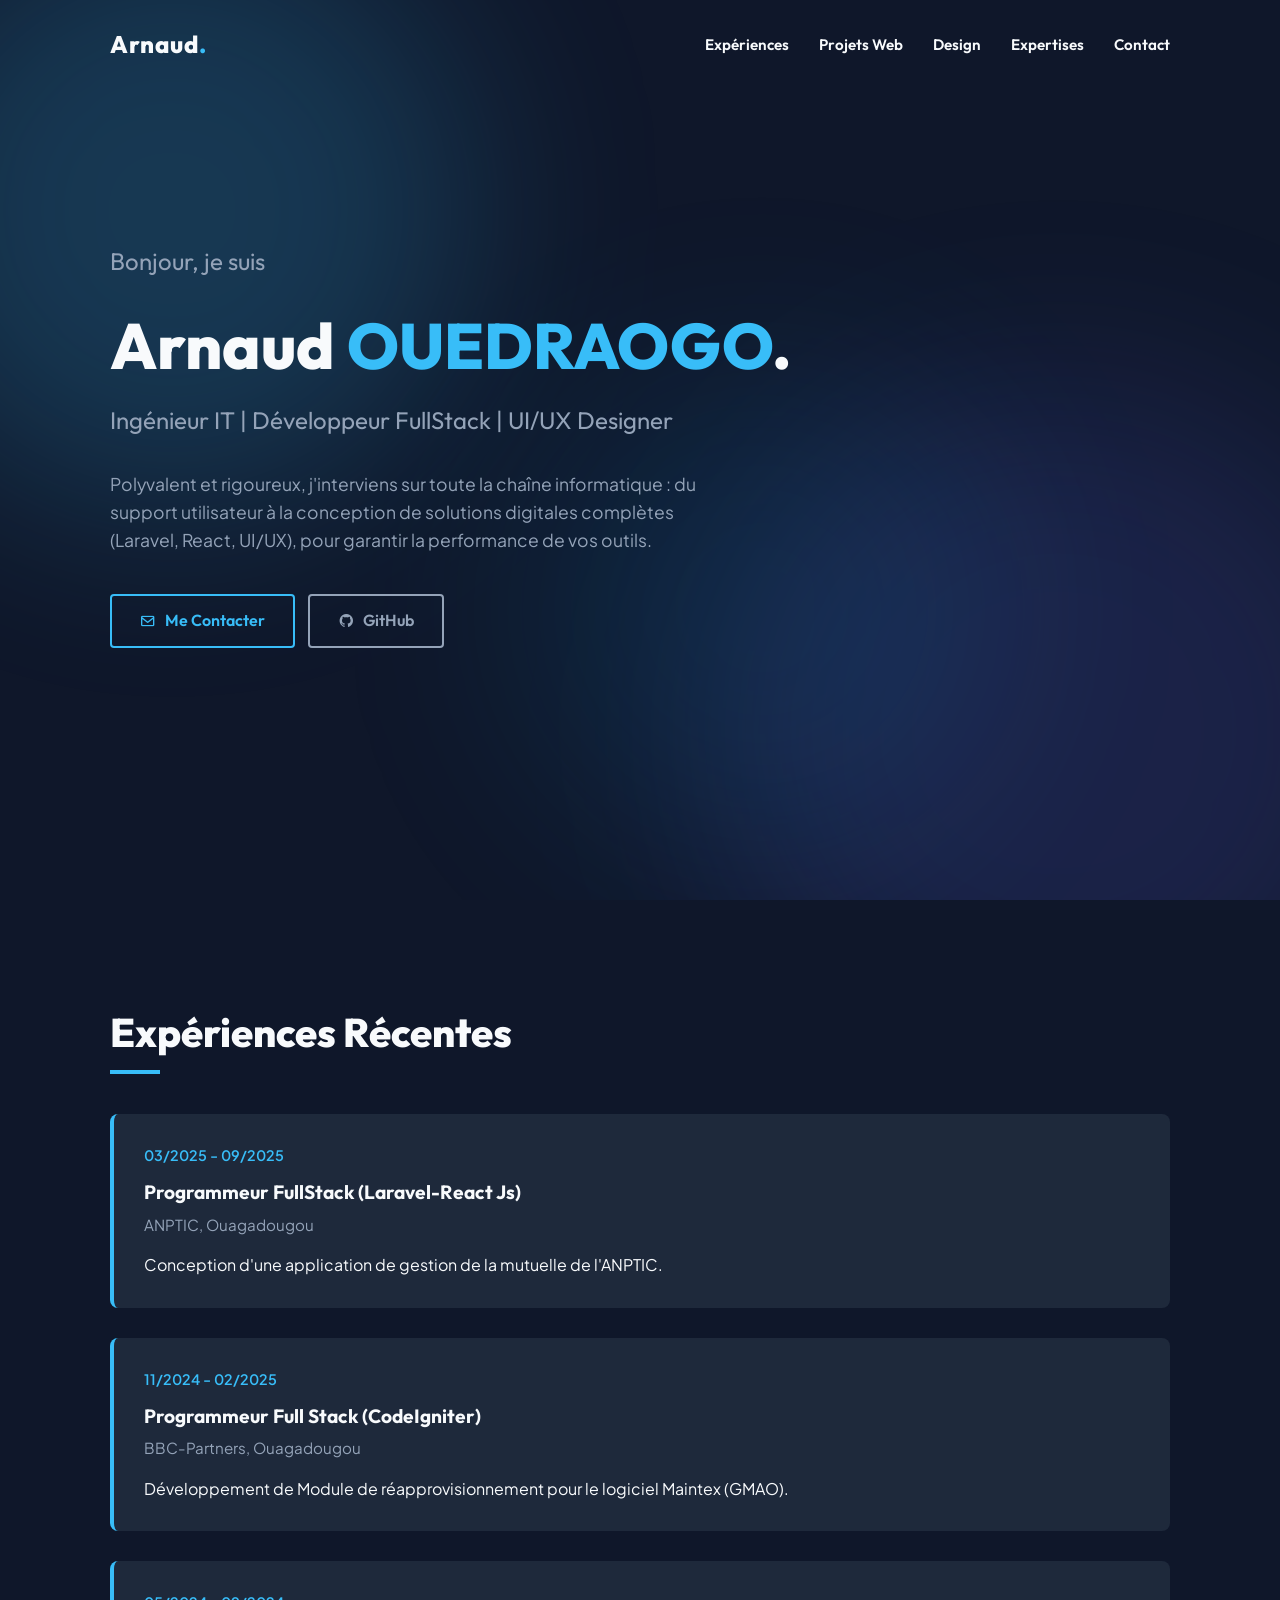
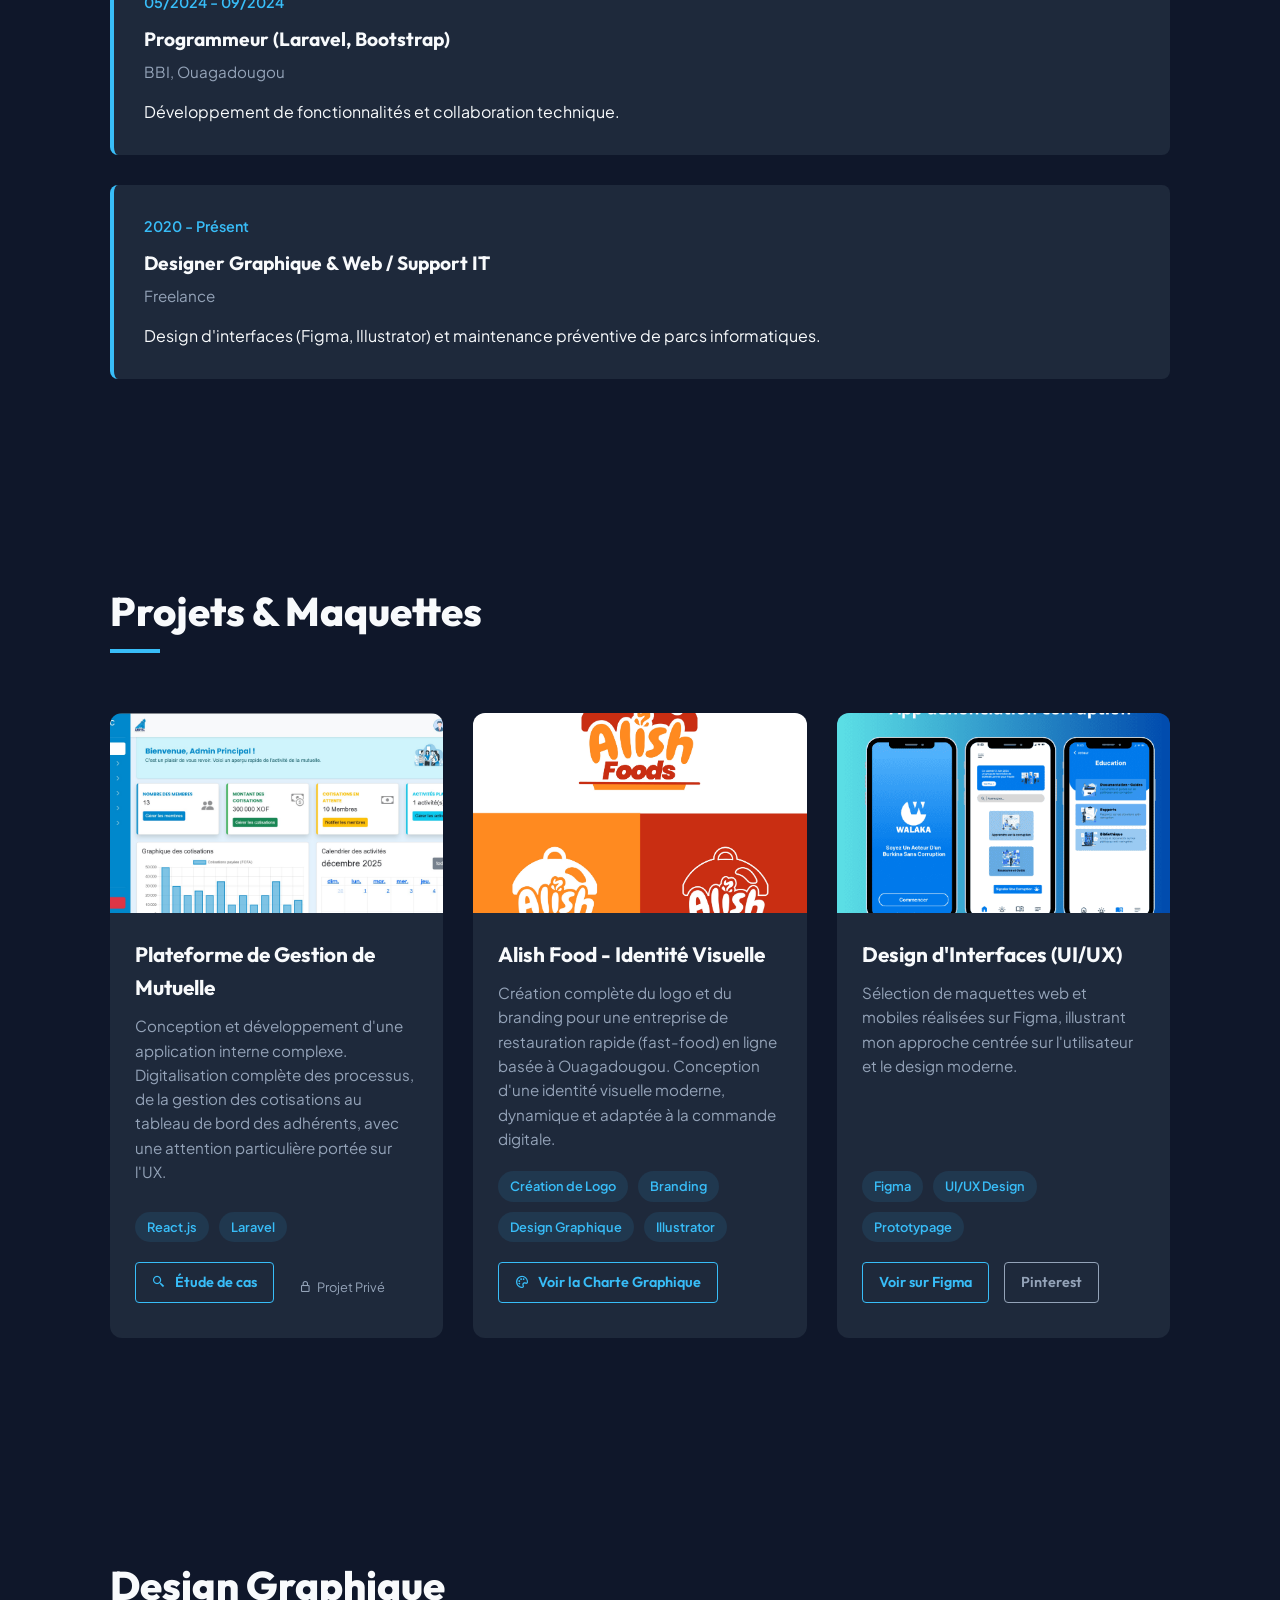
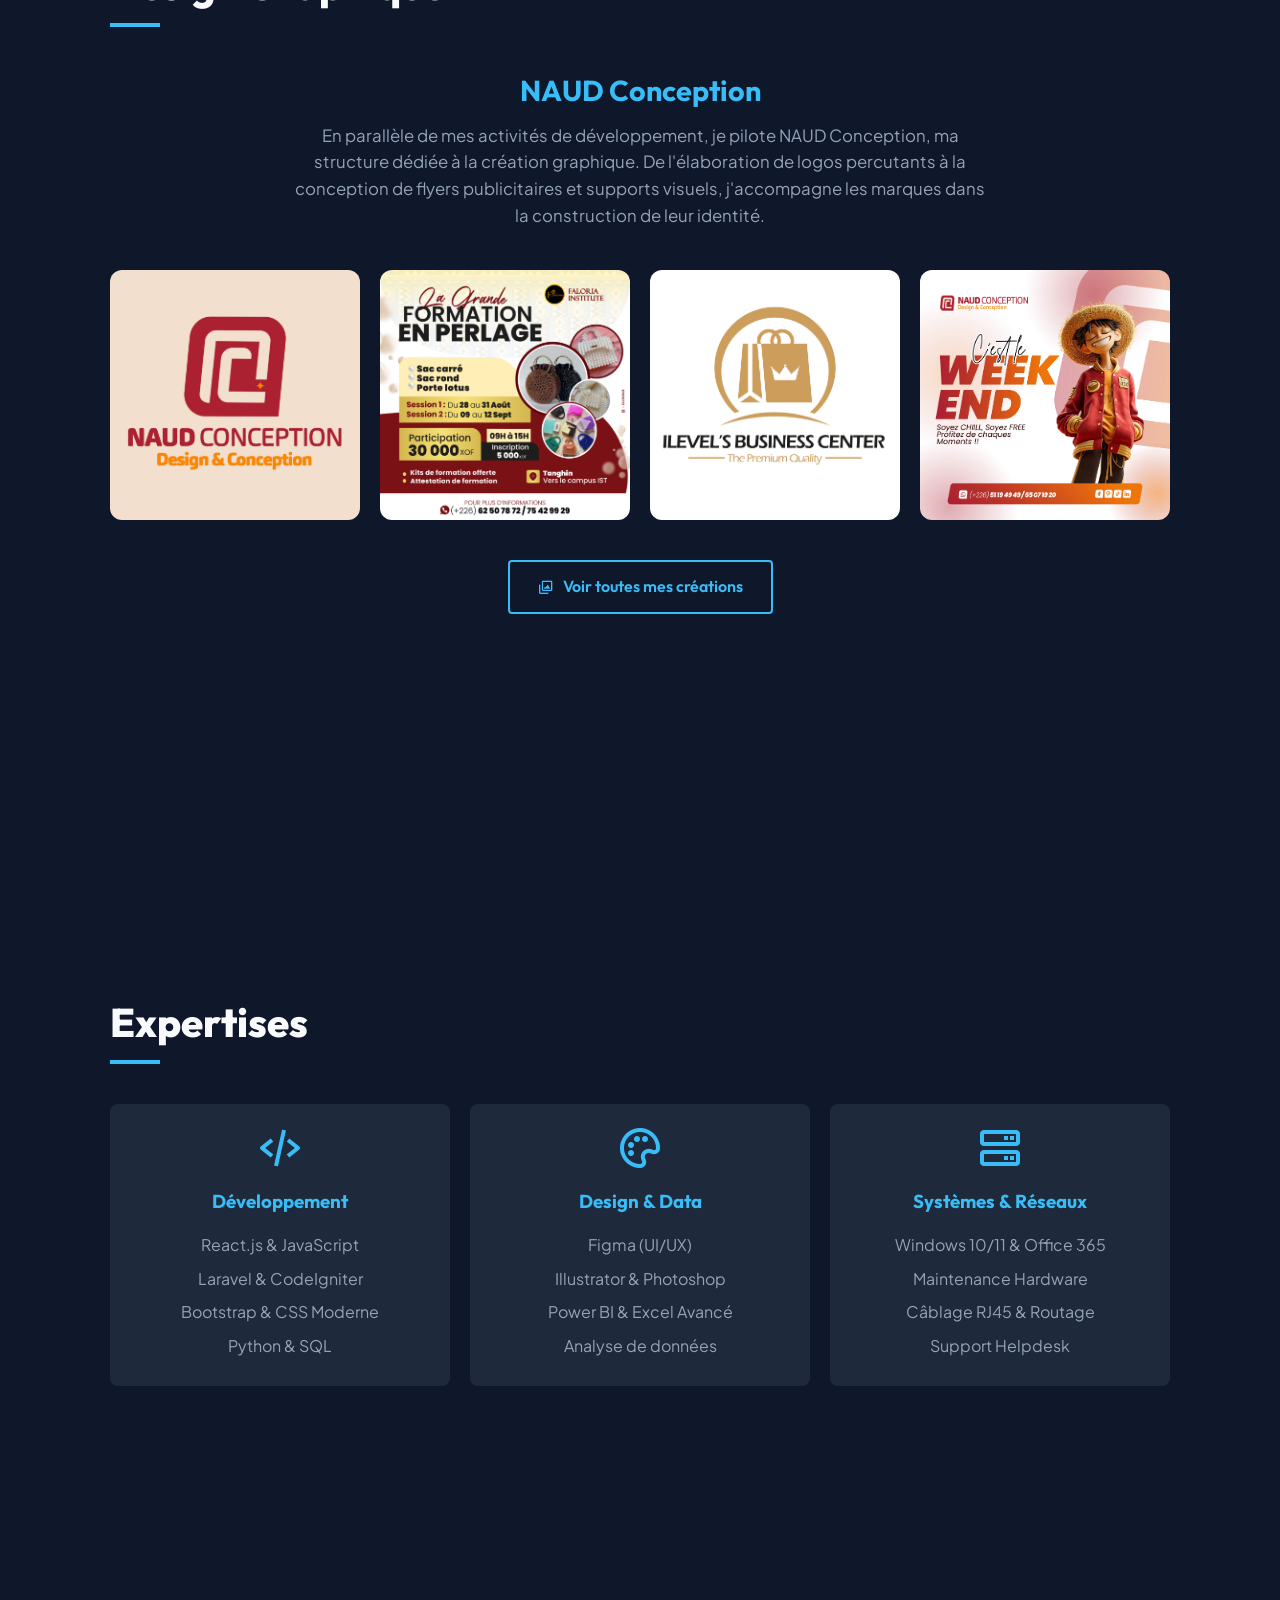
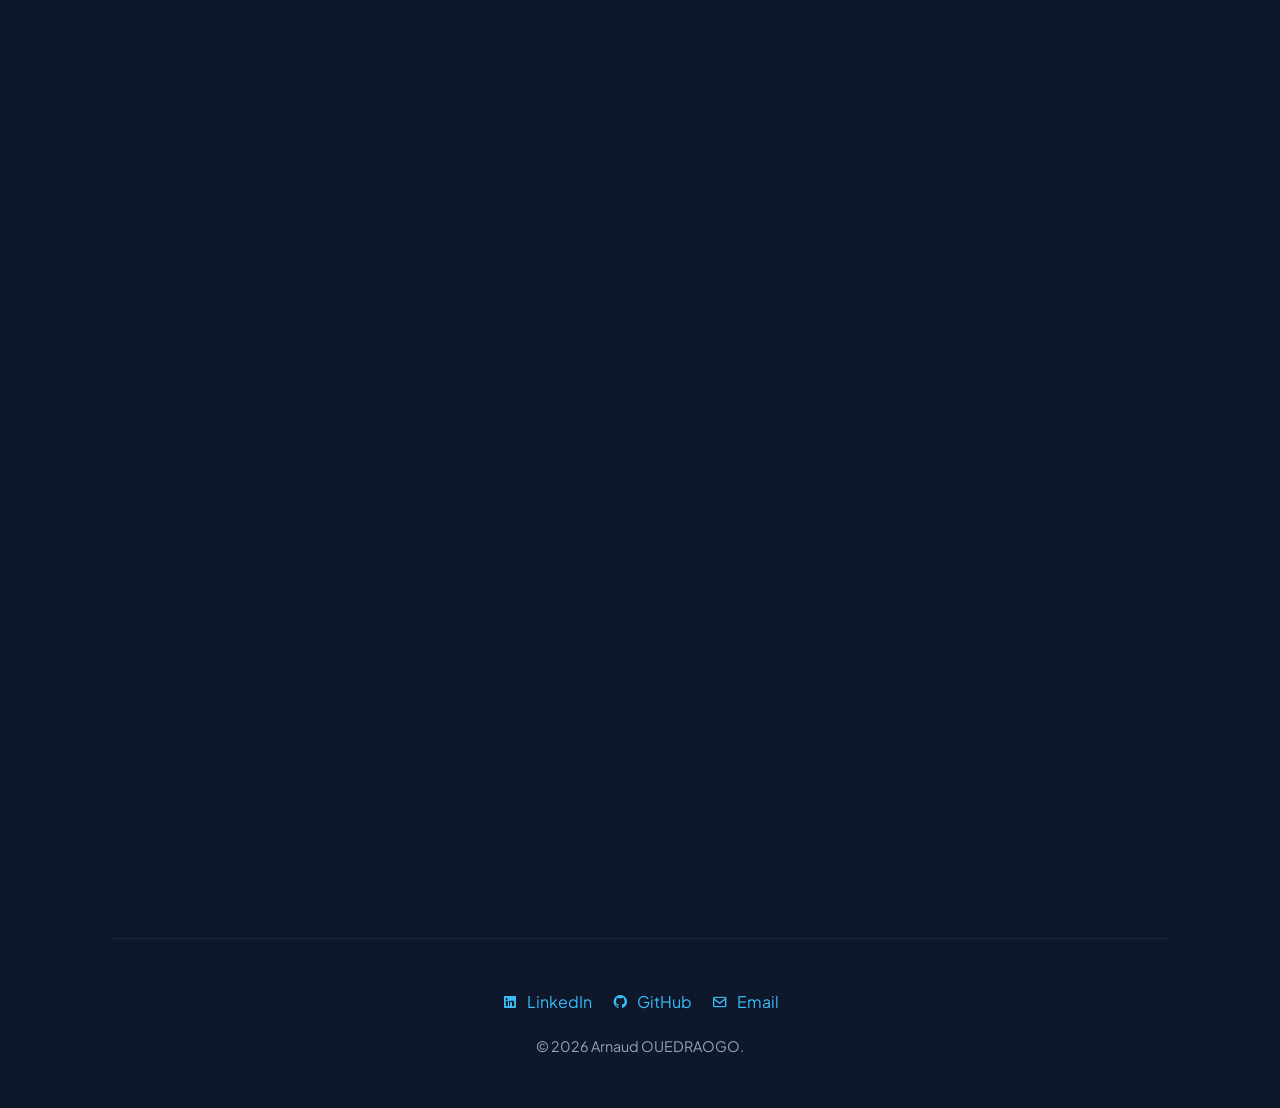
<file: index.html>
<!DOCTYPE html>
<html lang="fr">
<head>
    <meta charset="UTF-8">
    <meta name="viewport" content="width=device-width, initial-scale=1.0">
    <title>Arnaud OUEDRAOGO | Portfolio</title>
    <link href="https://fonts.googleapis.com/css2?family=Inter:wght@300;400;600;800&display=swap" rel="stylesheet">
    <link href='https://unpkg.com/boxicons@2.1.4/css/boxicons.min.css' rel='stylesheet'>
    <link rel="preconnect" href="https://fonts.googleapis.com">
    <link rel="preconnect" href="https://fonts.gstatic.com" crossorigin>
    <link href="https://fonts.googleapis.com/css2?family=Outfit:wght@400;700;800&family=Plus+Jakarta+Sans:wght@300;400;500;600&display=swap" rel="stylesheet">
    <style>
        /* --- CSS VARIABLES --- */
        :root {
            --bg-color: #0f172a;
            --text-main: #f8fafc;
            --text-muted: #94a3b8;
            --accent: #38bdf8;
            --card-bg: #1e293b;
            --transition: all 0.3s ease;

            --font-heading: 'Outfit', sans-serif;
            --font-body: 'Plus Jakarta Sans', sans-serif;
        }

        /* --- BASE STYLES --- */
        * {
            margin: 0;
            padding: 0;
            box-sizing: border-box;
            /* font-family: 'Inter', sans-serif; */
        }

        body {
            background-color: var(--bg-color);
            color: var(--text-main);
            line-height: 1.6;
            overflow-x: hidden; /* Empêche le scroll horizontal */
            width: 100vw;
            font-family: var(--font-body);
        }

        a {
            color: var(--accent);
            text-decoration: none;
            transition: var(--transition);
        }

        a:hover {
            opacity: 0.8;
        }
        
        h1, h2, h3, .logo, .btn, .nav-links a {
            font-family: var(--font-heading);
        }

        /* --- NAVIGATION & SMOOTH SCROLL --- */
        html {
            scroll-behavior: smooth;
        }

        header {
            position: fixed;
            top: 0;
            left: 0;
            width: 100%;
            background-color: transparent; /* Complètement transparent tout en haut */
            backdrop-filter: none; /* Pas de flou au départ */
            -webkit-backdrop-filter: none;
            z-index: 1000;
            transition: all 0.4s ease; /* Transition très douce pour l'apparition */
            border-bottom: 1px solid transparent;
            padding: 10px 0; /* Le menu est légèrement plus grand en haut... */
        }

        header.scrolled {
            background-color: rgba(15, 23, 42, 0.85); /* La couleur sombre apparaît au scroll */
            backdrop-filter: blur(15px); /* Le flou apparaît au scroll */
            -webkit-backdrop-filter: blur(15px);
            border-bottom: 1px solid var(--card-bg);
            box-shadow: 0 4px 20px rgba(0, 0, 0, 0.5);
            padding: 0; /* ...et reprend sa taille normale en descendant */
        }

        /* header {
            position: fixed;
            top: 0;
            left: 0;
            width: 100%;
            background-color: transparent;
            backdrop-filter: blur(10px);
            -webkit-backdrop-filter: blur(10px);
            z-index: 1000;
            transition: var(--transition);
            border-bottom: 1px solid transparent;
        }

        header.scrolled {
            border-bottom: 1px solid var(--card-bg);
            box-shadow: 0 4px 20px rgba(0, 0, 0, 0.5);
        } */

        /* --- BACKGROUND ORBS ANIMATION --- */
        .ambient-background {
            position: fixed;
            top: 0;
            left: 0;
            width: 100vw;
            height: 100vh;
            z-index: -1; /* Reste derrière tout le site */
            overflow: hidden;
            pointer-events: none; /* Empêche les orbes de bloquer les clics sur les boutons */
        }

        .orb-wrapper {
            position: absolute;
            transition: transform 0.3s ease-out; /* Pour le mouvement fluide de la souris */
        }

        .orb {
            border-radius: 50%;
            filter: blur(100px); /* Le secret de l'effet "Aurore" */
            opacity: 0.5; /* Légèrement transparent pour ne pas gêner la lecture */
            animation: floatOrb 20s infinite alternate ease-in-out;
        }

        /* Orbe 1 : Cyan (Ton accent) */
        .orb-w1 { top: -10%; left: -10%; }
        .orb-1 {
            width: 50vw;
            height: 50vw;
            max-width: 600px;
            max-height: 600px;
            background: rgba(56, 189, 248, 0.4); 
            animation-delay: 0s;
        }

        /* Orbe 2 : Violet / Indigo Tech */
        .orb-w2 { bottom: -20%; right: -10%; }
        .orb-2 {
            width: 60vw;
            height: 60vw;
            max-width: 700px;
            max-height: 700px;
            background: rgba(99, 102, 241, 0.3);
            animation-delay: -5s;
        }

        /* Orbe 3 : Bleu foncé */
        .orb-w3 { top: 40%; left: 40%; }
        .orb-3 {
            width: 40vw;
            height: 40vw;
            max-width: 500px;
            max-height: 500px;
            background: rgba(14, 165, 233, 0.2);
            animation-delay: -10s;
        }

        /* L'animation autonome de flottement */
        @keyframes floatOrb {
            0% { transform: translate(0, 0) scale(1); }
            33% { transform: translate(50px, -50px) scale(1.1); }
            66% { transform: translate(-30px, 30px) scale(0.9); }
            100% { transform: translate(0, 0) scale(1); }
        }

        .nav-container {
            max-width: 1100px;
            margin: 0 auto;
            padding: 15px 20px;
            display: flex;
            justify-content: space-between;
            align-items: center;
        }

        .logo {
            font-size: 1.5rem;
            font-weight: 800;
            color: var(--text-main);
            letter-spacing: 1px;
            z-index: 1002; /* Garde le logo au-dessus du menu mobile */
            position: relative;
        }

        .logo span {
            color: var(--accent);
        }

        .nav-links {
            display: flex;
            gap: 30px;
            list-style: none;
        }

        .nav-links a {
            color: var(--text-main);
            font-size: 0.95rem;
            font-weight: 600;
        }

        .nav-links a:hover {
            color: var(--accent);
        }

        .menu-toggle {
            display: none;
            font-size: 2rem;
            color: var(--text-main);
            cursor: pointer;
            z-index: 1002; /* Garde le burger au-dessus du menu mobile */
            position: relative;
        }

        /* --- LAYOUT & SECTIONS --- */
        .container {
            max-width: 1100px;
            margin: 0 auto;
            padding: 0 20px;
            overflow: hidden; /* Sécurité supplémentaire contre le dépassement */
        }

        section {
            padding: 100px 0;
            min-height: 100vh;
            display: flex;
            flex-direction: column;
            justify-content: center;
        }

        /* --- ICONS ALIGNMENT --- */
        .btn, .contact-item, .project-links a, .social-links a {
            display: inline-flex;
            align-items: center;
            gap: 9px;
            flex-wrap: wrap; /* Évite que les boutons ne cassent l'écran */
        }
        
        .skill-icon {
            font-size: 3rem;
            color: var(--accent);
            margin-bottom: 15px;
        }

        .section-title {
            font-size: 2.5rem;
            margin-bottom: 50px;
            font-weight: 800;
            position: relative;
            display: inline-block;
        }

        .section-title::after {
            content: '';
            position: absolute;
            left: 0;
            bottom: -10px;
            width: 50px;
            height: 4px;
            background-color: var(--accent);
        }

        /* --- HERO SECTION --- */
        #hero h1 {
            font-size: 4rem;
            font-weight: 800;
            line-height: 1.1;
            margin-bottom: 20px;
            word-wrap: break-word; /* Force le texte à la ligne si trop long */
        }

        #hero h1 span {
            color: var(--accent);
        }

        #hero h2 {
            font-size: 1.5rem;
            color: var(--text-muted);
            margin-bottom: 30px;
            font-weight: 400;
        }

        #hero p {
            max-width: 600px;
            color: var(--text-muted);
            margin-bottom: 40px;
            font-size: 1.1rem;
        }

        .btn {
            padding: 12px 28px;
            background-color: transparent;
            color: var(--accent);
            border: 2px solid var(--accent);
            border-radius: 4px;
            font-weight: 600;
            cursor: pointer;
            margin-bottom: 10px; /* Espace si les boutons s'empilent */
        }

        .btn:hover {
            background-color: var(--accent);
            color: var(--bg-color);
        }

        /* --- EXPERIENCE SECTION --- */
        .timeline {
            display: flex;
            flex-direction: column;
            gap: 30px;
        }

        .timeline-item {
            background-color: var(--card-bg);
            padding: 30px;
            border-radius: 8px;
            border-left: 4px solid var(--accent);
            transition: var(--transition);
        }

        .timeline-item:hover {
            transform: translateY(-5px);
            box-shadow: 0 10px 30px rgba(0,0,0,0.5);
        }

        .timeline-date {
            font-size: 0.9rem;
            color: var(--accent);
            margin-bottom: 10px;
            font-weight: 600;
        }

        .timeline-title {
            font-size: 1.2rem;
            margin-bottom: 5px;
        }

        .timeline-company {
            color: var(--text-muted);
            font-size: 0.95rem;
            margin-bottom: 15px;
        }

        /* --- SKILLS SECTION --- */
        .skills-grid {
            display: grid;
            grid-template-columns: repeat(auto-fit, minmax(250px, 1fr));
            gap: 20px;
        }

        .skill-card {
            background-color: var(--card-bg);
            padding: 20px;
            border-radius: 8px;
            text-align: center;
        }

        .skill-card h3 {
            margin-bottom: 15px;
            color: var(--accent);
        }

        .skill-list {
            list-style: none;
            color: var(--text-muted);
        }

        .skill-list li {
            margin-bottom: 8px;
        }

        /* --- PROJECTS SECTION --- */
        .projects-grid {
            display: grid;
            grid-template-columns: repeat(auto-fit, minmax(280px, 1fr));
            gap: 30px;
            margin-top: 20px;
        }

        .project-card {
            background-color: var(--card-bg);
            border-radius: 12px;
            overflow: hidden;
            transition: var(--transition);
            display: flex;
            flex-direction: column;
        }

        .project-card:hover {
            transform: translateY(-10px);
            box-shadow: 0 15px 30px rgba(0,0,0,0.6);
        }

        .project-image {
            height: 200px;
            background-color: #334155;
            display: flex;
            align-items: center;
            justify-content: center;
            color: var(--text-muted);
            font-weight: 600;
            background-size: cover;
            background-position: center;
        }

        .project-content {
            padding: 25px;
            flex-grow: 1;
            display: flex;
            flex-direction: column;
        }

        .project-content h3 {
            font-size: 1.3rem;
            margin-bottom: 10px;
            color: var(--text-main);
        }

        .project-content p {
            color: var(--text-muted);
            font-size: 0.95rem;
            margin-bottom: 20px;
            flex-grow: 1;
        }

        .project-tags {
            display: flex;
            flex-wrap: wrap;
            gap: 10px;
            margin-bottom: 20px;
        }

        .project-tags span {
            background-color: rgba(56, 189, 248, 0.1);
            color: var(--accent);
            padding: 5px 12px;
            border-radius: 20px;
            font-size: 0.8rem;
            font-weight: 600;
        }

        .project-links {
            display: flex;
            flex-wrap: wrap;
            gap: 15px;
        }

        .btn-small {
            padding: 8px 16px;
            font-size: 0.9rem;
            border-width: 1px;
        }

        /* --- CONTACT SECTION --- */
        .contact-container {
            display: grid;
            grid-template-columns: 1fr 1fr;
            gap: 50px;
            background-color: var(--card-bg);
            padding: 40px;
            border-radius: 12px;
        }

        .contact-info h3 {
            font-size: 1.5rem;
            margin-bottom: 20px;
            color: var(--text-main);
        }

        .contact-info p {
            color: var(--text-muted);
            margin-bottom: 30px;
        }

        .contact-details {
            display: flex;
            flex-direction: column;
            gap: 15px;
        }

        .contact-item {
            display: flex;
            align-items: center;
            gap: 15px;
            color: var(--text-muted);
            word-break: break-word;
        }

        .form-group {
            margin-bottom: 20px;
        }

        .form-group label {
            display: block;
            margin-bottom: 8px;
            color: var(--text-muted);
            font-size: 0.9rem;
        }

        .form-control {
            width: 100%;
            padding: 12px 15px;
            background-color: var(--bg-color);
            border: 1px solid #334155;
            border-radius: 6px;
            color: var(--text-main);
            transition: var(--transition);
            font-family: var(--font-body);
        }

        .form-control:focus {
            outline: none;
            border-color: var(--accent);
            box-shadow: 0 0 0 3px rgba(56, 189, 248, 0.2);
        }

        textarea.form-control {
            resize: vertical;
            min-height: 120px;
        }

        .btn-submit {
            width: 100%;
            text-align: center;
            background-color: var(--accent);
            color: var(--bg-color);
            border: none;
            font-size: 1rem;
            padding: 12px;
            cursor: pointer;
            border-radius: 4px;
            transition: var(--transition);
        }

        .btn-submit:hover {
            background-color: transparent;
            color: var(--accent);
            border: 2px solid var(--accent);
        }

        /* --- FOOTER --- */
        footer {
            padding: 50px 0;
            text-align: center;
            border-top: 1px solid var(--card-bg);
        }

        .social-links {
            display: flex;
            justify-content: center;
            flex-wrap: wrap;
            gap: 20px;
            margin-bottom: 20px;
        }

        /* --- ANIMATIONS (Scroll Reveal) --- */
        .reveal {
            opacity: 0;
            transform: translateY(30px);
            transition: all 0.8s ease-out;
        }

        .reveal.active {
            opacity: 1;
            transform: translateY(0);
        }

        /* --- GRAPHIC DESIGN SECTION (NAUD Conception) --- */
        .design-header {
            text-align: center;
            margin-bottom: 40px;
        }

        .design-header h3 {
            color: var(--accent);
            font-size: 1.8rem;
            margin-bottom: 10px;
        }

        .design-header p {
            color: var(--text-muted);
            max-width: 700px;
            margin: 0 auto;
            font-size: 1.05rem;
        }

        .design-grid {
            display: grid;
            grid-template-columns: repeat(auto-fit, minmax(250px, 1fr));
            gap: 20px;
        }

        .design-item {
            position: relative;
            border-radius: 12px;
            overflow: hidden;
            aspect-ratio: 1 / 1; /* Force un format parfaitement carré ! */
            background-color: var(--card-bg);
            cursor: pointer;
        }

        .design-item img {
            width: 100%;
            height: 100%;
            object-fit: cover; /* Permet à l'image de remplir le carré sans se déformer */
            transition: transform 0.5s ease;
        }

        .design-overlay {
            position: absolute;
            top: 0; left: 0; right: 0; bottom: 0;
            background: rgba(15, 23, 42, 0.85); /* Fond sombre semi-transparent */
            backdrop-filter: blur(4px);
            display: flex;
            flex-direction: column;
            justify-content: center;
            align-items: center;
            opacity: 0;
            transition: opacity 0.3s ease;
            padding: 20px;
            text-align: center;
        }

        .design-item:hover img {
            transform: scale(1.1); /* Effet de zoom fluide */
        }

        .design-item:hover .design-overlay {
            opacity: 1; /* Apparition du texte */
        }

        .design-overlay h4 {
            color: var(--text-main);
            font-size: 1.3rem;
            margin-bottom: 5px;
            font-family: var(--font-heading);
        }

        .design-overlay p {
            color: var(--accent);
            font-size: 0.9rem;
            font-weight: 600;
        }

        /* =========================================
           RESPONSIVE DESIGN (MOBILES & TABLETTES) 
           ========================================= */
        @media (max-width: 768px) {
            /* Typographie réduite pour éviter le scroll horizontal */
            #hero h1 { font-size: 2.5rem; }
            #hero h2 { font-size: 1.2rem; }
            #hero p { font-size: 1rem; }
            .section-title { font-size: 2rem; }
            
            section {
                padding: 80px 0 40px;
                min-height: auto;
            }

            .contact-container {
                grid-template-columns: 1fr;
                padding: 20px;
            }

            .timeline-item {
                padding: 20px;
            }

            /* --- MENU MOBILE (SIDE DRAWER) --- */
            .menu-toggle {
                display: block; 
            }

            .nav-links {
                position: fixed;
                top: 0;
                right: -100%; /* Caché hors écran */
                width: 250px;
                height: 100vh;
                background-color: rgba(30, 41, 59, 0.98);
                backdrop-filter: blur(15px);
                -webkit-backdrop-filter: blur(15px);
                flex-direction: column;
                justify-content: center;
                align-items: center;
                transition: right 0.4s cubic-bezier(0.77, 0.2, 0.05, 1.0);
                box-shadow: -10px 0 30px rgba(0, 0, 0, 0.8);
                z-index: 1001; /* Doit être sous le bouton burger (z-index 1002) */
                margin: 0;
                padding: 0;
            }

            .nav-links.active {
                right: 0; 
            }

            .nav-links li {
                margin: 20px 0;
            }

            .nav-links a {
                font-size: 1.3rem;
            }
        }
    </style>
</head>
<body>

    <div class="ambient-background">
        <div class="orb-wrapper orb-w1">
            <div class="orb orb-1"></div>
        </div>
        <div class="orb-wrapper orb-w2">
            <div class="orb orb-2"></div>
        </div>
        <div class="orb-wrapper orb-w3">
            <div class="orb orb-3"></div>
        </div>
    </div>

    <header id="header">
        <div class="nav-container">
            <a href="#hero" class="logo">Arnaud<span>.</span></a>
            
            <ul class="nav-links">
                <li><a href="#experience">Expériences</a></li>
                <li><a href="#projects">Projets Web</a></li>
                <li><a href="#graphic-design">Design</a></li> 
                <li><a href="#skills">Expertises</a></li>
                <li><a href="#contact">Contact</a></li>
            </ul>

            <div class="menu-toggle" id="mobile-menu">
                <i class='bx bx-menu'></i>
            </div>
        </div>
    </header>

    <div class="container">
        <section id="hero" class="reveal">
            <h2>Bonjour, je suis</h2>
            <h1>Arnaud <span>OUEDRAOGO</span>.</h1>
            <h2>Ingénieur IT | Développeur FullStack | UI/UX Designer</h2>
            <p>Polyvalent et rigoureux, j'interviens sur toute la chaîne informatique : du support utilisateur à la conception de solutions digitales complètes (Laravel, React, UI/UX), pour garantir la performance de vos outils.</p>
            <div>
                <a href="#contact" class="btn"><i class='bx bx-envelope'></i> Me Contacter</a>
                <a href="https://github.com/nauhah" target="_blank" class="btn" style="margin-left: 10px; border-color: var(--text-muted); color: var(--text-muted);">
                    <i class='bx bxl-github'></i> GitHub
                </a>
            </div>
        </section>

        <section id="experience" class="reveal">
            <h2 class="section-title">Expériences Récentes</h2>
            <div class="timeline">
                <div class="timeline-item reveal">
                    <div class="timeline-date">03/2025 - 09/2025</div>
                    <h3 class="timeline-title">Programmeur FullStack (Laravel-React Js)</h3>
                    <div class="timeline-company">ANPTIC, Ouagadougou</div>
                    <p>Conception d'une application de gestion de la mutuelle de l'ANPTIC.</p>
                </div>

                <div class="timeline-item reveal">
                    <div class="timeline-date">11/2024 - 02/2025</div>
                    <h3 class="timeline-title">Programmeur Full Stack (CodeIgniter)</h3>
                    <div class="timeline-company">BBC-Partners, Ouagadougou</div>
                    <p>Développement de Module de réapprovisionnement pour le logiciel Maintex (GMAO).</p>
                </div>

                <div class="timeline-item reveal">
                    <div class="timeline-date">05/2024 - 09/2024</div>
                    <h3 class="timeline-title">Programmeur (Laravel, Bootstrap)</h3>
                    <div class="timeline-company">BBI, Ouagadougou</div>
                    <p>Développement de fonctionnalités et collaboration technique.</p>
                </div>
                
                <div class="timeline-item reveal">
                    <div class="timeline-date">2020 - Présent</div>
                    <h3 class="timeline-title">Designer Graphique & Web / Support IT</h3>
                    <div class="timeline-company">Freelance</div>
                    <p>Design d'interfaces (Figma, Illustrator) et maintenance préventive de parcs informatiques.</p>
                </div>
            </div>
        </section>

        <section id="projects" class="reveal">
            <h2 class="section-title">Projets & Maquettes</h2>
            <div class="projects-grid">

                <div class="project-card reveal">
                    <div class="project-image" style="background-image: url('./assets/h.jpg');"></div>
                    <div class="project-content">
                        <h3>Plateforme de Gestion de Mutuelle</h3>
                        <p>Conception et développement d'une application interne complexe. Digitalisation complète des processus, de la gestion des cotisations au tableau de bord des adhérents, avec une attention particulière portée sur l'UX.</p>
                        <div class="project-tags">
                            <span>React.js</span>
                            <span>Laravel</span>
                        </div>
                        <div class="project-links">
                            <a href="#" class="btn btn-small"><i class='bx bx-search-alt-2'></i> Étude de cas</a>
                            <span style="font-size: 0.8rem; color: var(--text-muted); display: flex; align-items: center; margin-left: 10px;">
                                <i class='bx bx-lock-alt' style="margin-right: 5px;"></i> Projet Privé
                            </span>
                        </div>
                    </div>
                </div>

                <div class="project-card reveal">
                    <div class="project-image" style="background-image: url('./assets/Alish.jpg');"></div>
                    <div class="project-content">
                        <h3>Alish Food - Identité Visuelle</h3>
                        <p>Création complète du logo et du branding pour une entreprise de restauration rapide (fast-food) en ligne basée à Ouagadougou. Conception d'une identité visuelle moderne, dynamique et adaptée à la commande digitale.</p>
                        <div class="project-tags">
                            <span>Création de Logo</span>
                            <span>Branding</span>
                            <span>Design Graphique</span>
                            <span>Illustrator</span>
                        </div>
                        <div class="project-links">
                            <a href="./assets/Alish.jpg" class="btn btn-small"><i class='bx bx-palette'></i> Voir la Charte Graphique</a>
                        </div>
                    </div>
                </div>

                <div class="project-card reveal">
                    <div class="project-image" style="background-image: url('./assets/1.png');"></div>
                    <div class="project-content">
                        <h3>Design d'Interfaces (UI/UX)</h3>
                        <p>Sélection de maquettes web et mobiles réalisées sur Figma, illustrant mon approche centrée sur l'utilisateur et le design moderne.</p>
                        <div class="project-tags">
                            <span>Figma</span>
                            <span>UI/UX Design</span>
                            <span>Prototypage</span>
                        </div>
                        <div class="project-links">
                            <a href="https://www.figma.com/design/ygji7sSsJYiWOhnUoR89D9/Anti-corruption-App?m=auto&t=owJWenIJ2Zeun2Gu-6" class="btn btn-small">Voir sur Figma</a>
                            <a href="https://pin.it/5WZ0Vk1uj" class="btn btn-small" style="border-color: var(--text-muted); color: var(--text-muted);">Pinterest</a>
                        </div>
                    </div>
                </div>

            </div>
        </section>

            <section id="graphic-design" class="reveal">
            <h2 class="section-title">Design Graphique</h2>
            
            <div class="design-header reveal">
                <h3>NAUD Conception</h3>
                <p>En parallèle de mes activités de développement, je pilote NAUD Conception, ma structure dédiée à la création graphique. De l'élaboration de logos percutants à la conception de flyers publicitaires et supports visuels, j'accompagne les marques dans la construction de leur identité.</p>
            </div>

            <div class="design-grid">
                
                <div class="design-item reveal">
                    <img src="./assets/NaudConception2.jpg" alt="Logo NAUD Conception">
                    <div class="design-overlay">
                        <h4>NAUD Conception</h4>
                        <p>Identité Visuelle Officielle</p>
                    </div>
                </div>

                <div class="design-item reveal">
                    <img src="./assets/perllage_fal33.jpg" alt="Flyer Publicitaire">
                    <div class="design-overlay">
                        <h4>Affiche Publicitaire</h4>
                        <p>Design de Flyer</p>
                    </div>
                </div>

                <div class="design-item reveal">
                    <img src="./assets/logo_ILBC.jpg" alt="Logo Client">
                    <div class="design-overlay">
                        <h4>Projet Branding</h4>
                        <p>Création de Logo</p>
                    </div>
                </div>

                <div class="design-item reveal">
                    <img src="./assets/Naud_WEEK.jpg" alt="Réseaux Sociaux">
                    <div class="design-overlay">
                        <h4>Réseaux Sociaux</h4>
                        <p>Visuel Promotionnel</p>
                    </div>
                </div>

            </div>
            
            <div class="reveal" style="text-align: center; margin-top: 40px;">
                <a href="https://drive.google.com/drive/u/2/folders/1s-h-1ZfGOaL0-JCtciGEGVBbSEULwN-r/" class="btn"><i class='bx bx-images'></i> Voir toutes mes créations</a>
            </div>
        </section>

        <section id="skills" class="reveal">
            <h2 class="section-title">Expertises</h2>
            <div class="skills-grid">
                <div class="skill-card reveal">
                    <i class='bx bx-code-alt skill-icon'></i>
                    <h3>Développement</h3>
                    <ul class="skill-list">
                        <li>React.js & JavaScript</li>
                        <li>Laravel & CodeIgniter</li>
                        <li>Bootstrap & CSS Moderne</li>
                        <li>Python & SQL</li>
                    </ul>
                </div>
                <div class="skill-card reveal">
                    <i class='bx bx-palette skill-icon'></i>
                    <h3>Design & Data</h3>
                    <ul class="skill-list">
                        <li>Figma (UI/UX)</li>
                        <li>Illustrator & Photoshop</li>
                        <li>Power BI & Excel Avancé</li>
                        <li>Analyse de données</li>
                    </ul>
                </div>
                <div class="skill-card reveal">
                    <i class='bx bx-server skill-icon'></i>
                    <h3>Systèmes & Réseaux</h3>
                    <ul class="skill-list">
                        <li>Windows 10/11 & Office 365</li>
                        <li>Maintenance Hardware</li>
                        <li>Câblage RJ45 & Routage</li>
                        <li>Support Helpdesk</li>
                    </ul>
                </div>
            </div>
        </section>

     

        <section id="contact" class="reveal">
            <h2 class="section-title">Me Contacter</h2>
            
            <div class="contact-container">
                <div class="contact-info">
                    <h3>Travaillons ensemble</h3>
                    <p>Que ce soit pour une opportunité au sein de votre équipe, un projet freelance en conception d'interface ou en développement web, n'hésitez pas à m'écrire. Je réponds généralement sous 24 heures.</p>
                    
                    <div class="contact-details">
                        <div class="contact-item">
                            <i class='bx bx-envelope' style="font-size: 1.5rem; color: var(--accent);"></i>
                            <div>
                                <strong>Email :</strong><br> waoued24@gmail.com
                            </div>
                        </div>
                        <div class="contact-item">
                            <i class='bx bx-phone' style="font-size: 1.5rem; color: var(--accent);"></i>
                            <div>
                                <strong>Téléphone :</strong><br> +226 51 19 49 49
                            </div>
                        </div>
                        <div class="contact-item">
                            <i class='bx bx-map' style="font-size: 1.5rem; color: var(--accent);"></i>
                            <div>
                                <strong>Localisation :</strong><br> Tanghin, Ouagadougou
                            </div>
                        </div>
                    </div>
                </div>

                <form action="https://api.web3forms.com/submit" method="POST" class="contact-form">
                    
                    <input type="hidden" name="access_key" value="9bb7fbf1-da05-4c28-9d62-645f420c6503">
                    
                    <div class="form-group">
                        <label for="name">Nom complet</label>
                        <input type="text" id="name" name="name" class="form-control" required placeholder="Ex: Gon Freecs">
                    </div>
                    
                    <div class="form-group">
                        <label for="email">Adresse Email</label>
                        <input type="email" id="email" name="email" class="form-control" required placeholder="Ex: gon@email.com">
                    </div>
                    
                    <div class="form-group">
                        <label for="message">Votre Message</label>
                        <textarea id="message" name="message" class="form-control" required placeholder="Bonjour Arnaud, je vous contacte pour..."></textarea>
                    </div>
                    
                    <input type="hidden" name="redirect" value="https://arnaud-ouedraogo.vercel.app/">
                    
                    <input type="checkbox" name="botcheck" class="hidden" style="display: none;">
                    
                    <button type="submit" class="btn btn-submit">Envoyer le message</button>
                </form>
            </div>
        </section>

       

        <footer>
            <div class="social-links">
                <a href="https://www.linkedin.com/in/arnaud-ouedraogo-17aa90238/" target="_blank">
                    <i class='bx bxl-linkedin-square'></i> LinkedIn
                </a>
                <a href="https://github.com/nauhah" target="_blank">
                    <i class='bx bxl-github'></i> GitHub
                </a>
                <a href="mailto:waoued24@gmail.com">
                    <i class='bx bx-envelope'></i> Email
                </a>
            </div>
            <p style="color: var(--text-muted); font-size: 0.9rem;">© 2026 Arnaud OUEDRAOGO.</p>
        </footer>
    </div>

    <script>
        document.addEventListener('DOMContentLoaded', () => {
            const reveals = document.querySelectorAll('.reveal');

            const revealOptions = {
                threshold: 0.15,
                rootMargin: "0px 0px -50px 0px"
            };

            // Gestion du Menu Mobile
            const mobileMenuBtn = document.getElementById('mobile-menu');
            const navLinks = document.querySelector('.nav-links');
            const mobileIcon = mobileMenuBtn.querySelector('i');

            // Ouvrir/Fermer le menu au clic sur l'icône
            mobileMenuBtn.addEventListener('click', () => {
                navLinks.classList.toggle('active');
                
                // Animation de l'icône (Menu <-> Croix)
                if (navLinks.classList.contains('active')) {
                    mobileIcon.classList.replace('bx-menu', 'bx-x');
                } else {
                    mobileIcon.classList.replace('bx-x', 'bx-menu');
                }
            });

            // --- ANIMATION BACKGROUND (PARALLAXE SOURIS) ---
            const wrappers = document.querySelectorAll('.orb-wrapper');
            
            // Ne s'active que sur les écrans d'ordinateur (pas de souris sur mobile)
            if (window.innerWidth > 768) {
                window.addEventListener('mousemove', (e) => {
                    const mouseX = e.clientX / window.innerWidth - 0.5;
                    const mouseY = e.clientY / window.innerHeight - 0.5;

                    wrappers.forEach((wrapper, index) => {
                        // Chaque orbe bouge à une vitesse différente pour l'effet 3D
                        const speed = (index + 1) * 30; 
                        const x = mouseX * speed;
                        const y = mouseY * speed;
                        
                        // Mouvement inversé par rapport à la souris
                        wrapper.style.transform = `translate(${-x}px, ${-y}px)`;
                    });
                });
            }

            // Fermer automatiquement le menu quand on clique sur un lien (très important pour le UX)
            const navItems = document.querySelectorAll('.nav-links a');
            navItems.forEach(item => {
                item.addEventListener('click', () => {
                    navLinks.classList.remove('active');
                    mobileIcon.classList.replace('bx-x', 'bx-menu');
                });
            });

            // Effet ombre sur le Header au scroll
            const header = document.getElementById('header');
            window.addEventListener('scroll', () => {
                if (window.scrollY > 50) {
                    header.classList.add('scrolled');
                } else {
                    header.classList.remove('scrolled');
                }
            });

            const revealOnScroll = new IntersectionObserver(function(entries, observer) {
                entries.forEach(entry => {
                    if (!entry.isIntersecting) {
                        return;
                    } else {
                        entry.target.classList.add('active');
                        observer.unobserve(entry.target); // L'animation ne se joue qu'une fois
                    }
                });
            }, revealOptions);

            reveals.forEach(reveal => {
                revealOnScroll.observe(reveal);
            });
        });
    </script>
</body>
</html>
</file>
